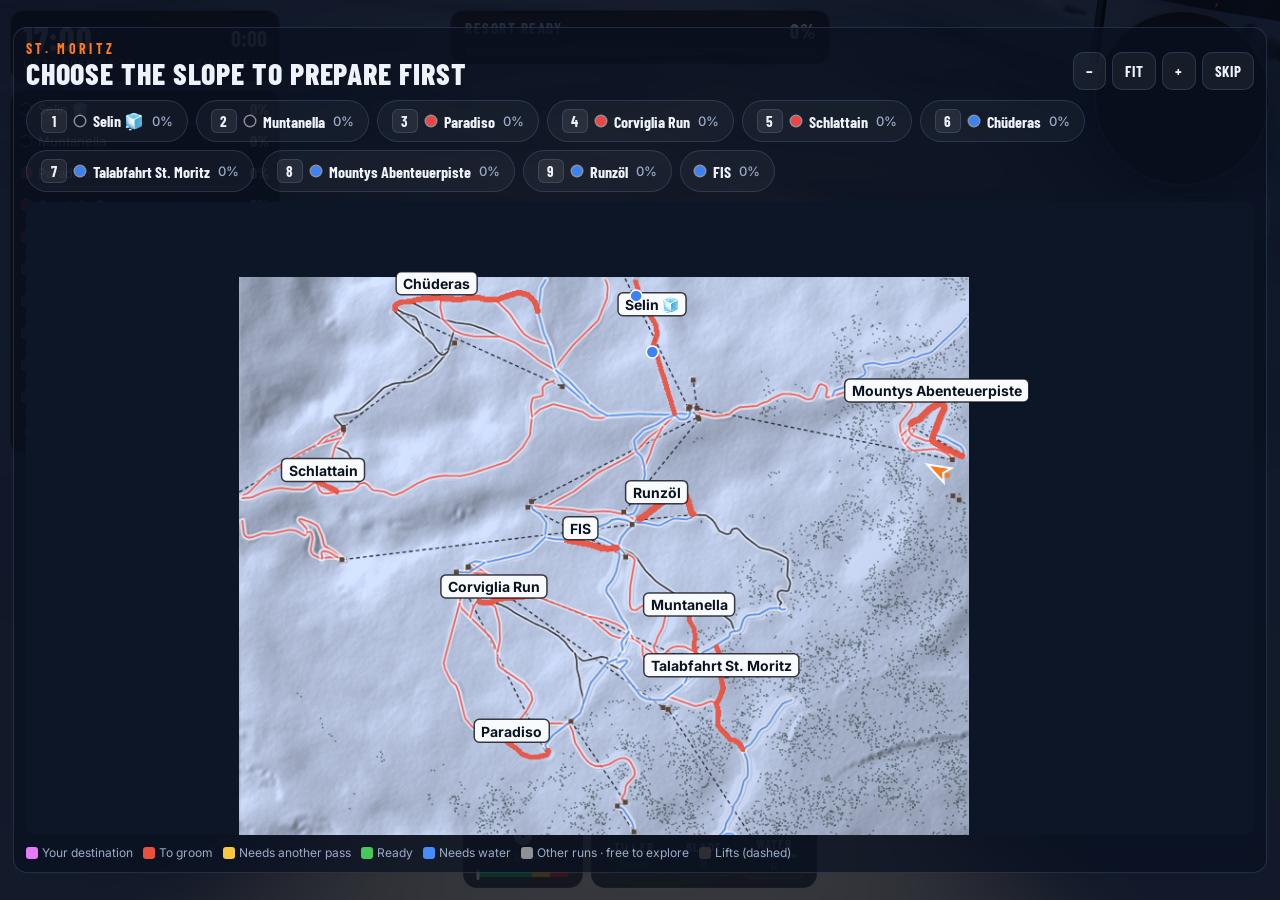
<file: r/stmoritz/index.html>
<!doctype html>
<html lang="en">
<head>
<meta charset="utf-8" />
<meta name="viewport" content="width=device-width, initial-scale=1" />
<title>Groom St. Moritz before sunrise · Snowcat: Slope Rider</title>
<meta name="description" content="Champagne climate and Engadin sunshine on the slopes where alpine World Cups were born." />
<link rel="canonical" href="https://snowcatgame.com/r/stmoritz/" />
<meta property="og:type" content="website" />
<meta property="og:site_name" content="Snowcat: Slope Rider" />
<meta property="og:title" content="Groom St. Moritz before sunrise · Snowcat: Slope Rider" />
<meta property="og:description" content="Champagne climate and Engadin sunshine on the slopes where alpine World Cups were born." />
<meta property="og:url" content="https://snowcatgame.com/r/stmoritz/" />
<meta property="og:image" content="https://snowcatgame.com/share/stmoritz.jpg" />
<meta property="og:image:width" content="1200" />
<meta property="og:image:height" content="630" />
<meta name="twitter:card" content="summary_large_image" />
<meta name="twitter:title" content="Groom St. Moritz before sunrise · Snowcat: Slope Rider" />
<meta name="twitter:description" content="Champagne climate and Engadin sunshine on the slopes where alpine World Cups were born." />
<meta name="twitter:image" content="https://snowcatgame.com/share/stmoritz.jpg" />
<meta name="theme-color" content="#0b1220" />
<style>body{margin:0;min-height:100vh;display:grid;place-items:center;background:#0b1220;color:#e6edf7;font:600 18px system-ui,sans-serif}a{color:#ff7a1a}</style>
</head>
<body>
<p>Loading St. Moritz… <a href="../../?resort=stmoritz">Play now</a></p>
<script>
  var q = new URLSearchParams(location.search);
  var to = new URLSearchParams({ resort: "stmoritz", mode: q.get('mode') || 'medium', len: q.get('len') || '20' });
  location.replace('../../?' + to.toString());
</script>
<noscript><meta http-equiv="refresh" content="0;url=../../?resort=stmoritz" /></noscript>
</body>
</html>
</file>
